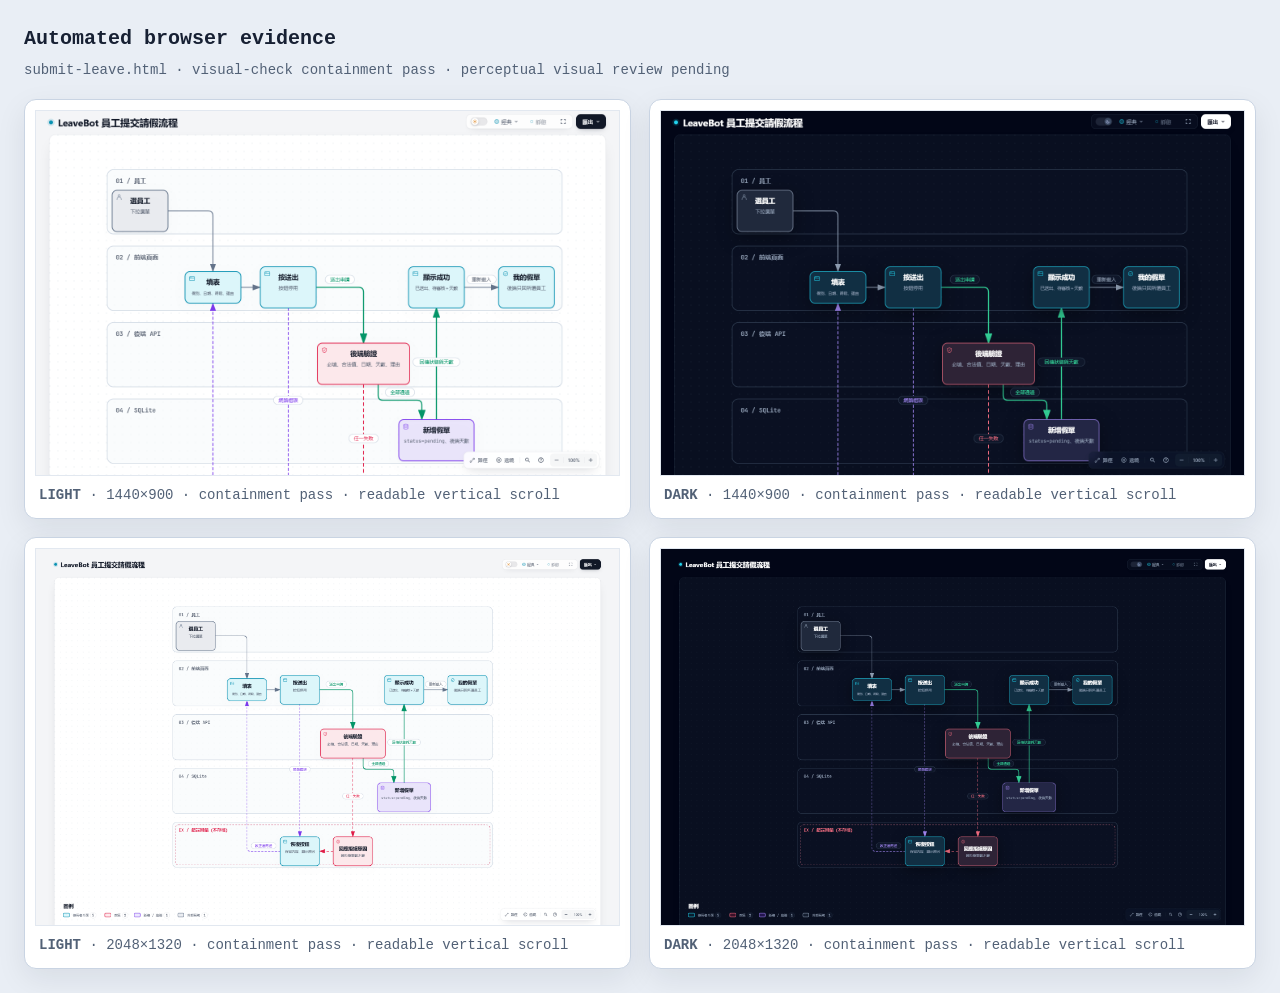
<file: diagrams/submit-leave.visual-check/submit-leave.visual-check.html>
<!doctype html>
<html lang="en">
<head>
<meta charset="utf-8">
<meta name="viewport" content="width=device-width,initial-scale=1">
<title>Archify automated browser evidence · submit-leave.html</title>
<style>
*{box-sizing:border-box}body{margin:0;padding:24px;background:#e9eef5;color:#172033;font:14px/1.5 ui-monospace,SFMono-Regular,Menlo,Consolas,monospace}header{max-width:1500px;margin:0 auto 18px}h1{margin:0 0 6px;font-size:20px}p{margin:0;color:#526176}.grid{max-width:1500px;margin:auto;display:grid;grid-template-columns:repeat(2,minmax(0,1fr));gap:18px}figure{margin:0;padding:10px;background:white;border:1px solid #c9d4e3;border-radius:12px;box-shadow:0 10px 30px rgba(15,23,42,.08)}img{display:block;width:100%;height:auto;border:1px solid #e2e8f0}figcaption{padding:9px 4px 2px;color:#526176}@media(max-width:900px){.grid{grid-template-columns:1fr}}
</style>
</head>
<body>
<header><h1>Automated browser evidence</h1><p>submit-leave.html · visual-check containment pass · perceptual visual review pending</p></header>
<main class="grid">
      <figure>
        <img src="submit-leave.visual-check.1440x900.light.png" alt="light 1440 by 900">
        <figcaption><strong>LIGHT</strong> · 1440×900 · containment pass · readable vertical scroll</figcaption>
      </figure>
      <figure>
        <img src="submit-leave.visual-check.1440x900.dark.png" alt="dark 1440 by 900">
        <figcaption><strong>DARK</strong> · 1440×900 · containment pass · readable vertical scroll</figcaption>
      </figure>
      <figure>
        <img src="submit-leave.visual-check.2048x1320.light.png" alt="light 2048 by 1320">
        <figcaption><strong>LIGHT</strong> · 2048×1320 · containment pass · readable vertical scroll</figcaption>
      </figure>
      <figure>
        <img src="submit-leave.visual-check.2048x1320.dark.png" alt="dark 2048 by 1320">
        <figcaption><strong>DARK</strong> · 2048×1320 · containment pass · readable vertical scroll</figcaption>
      </figure>
</main>
</body>
</html>
</file>
